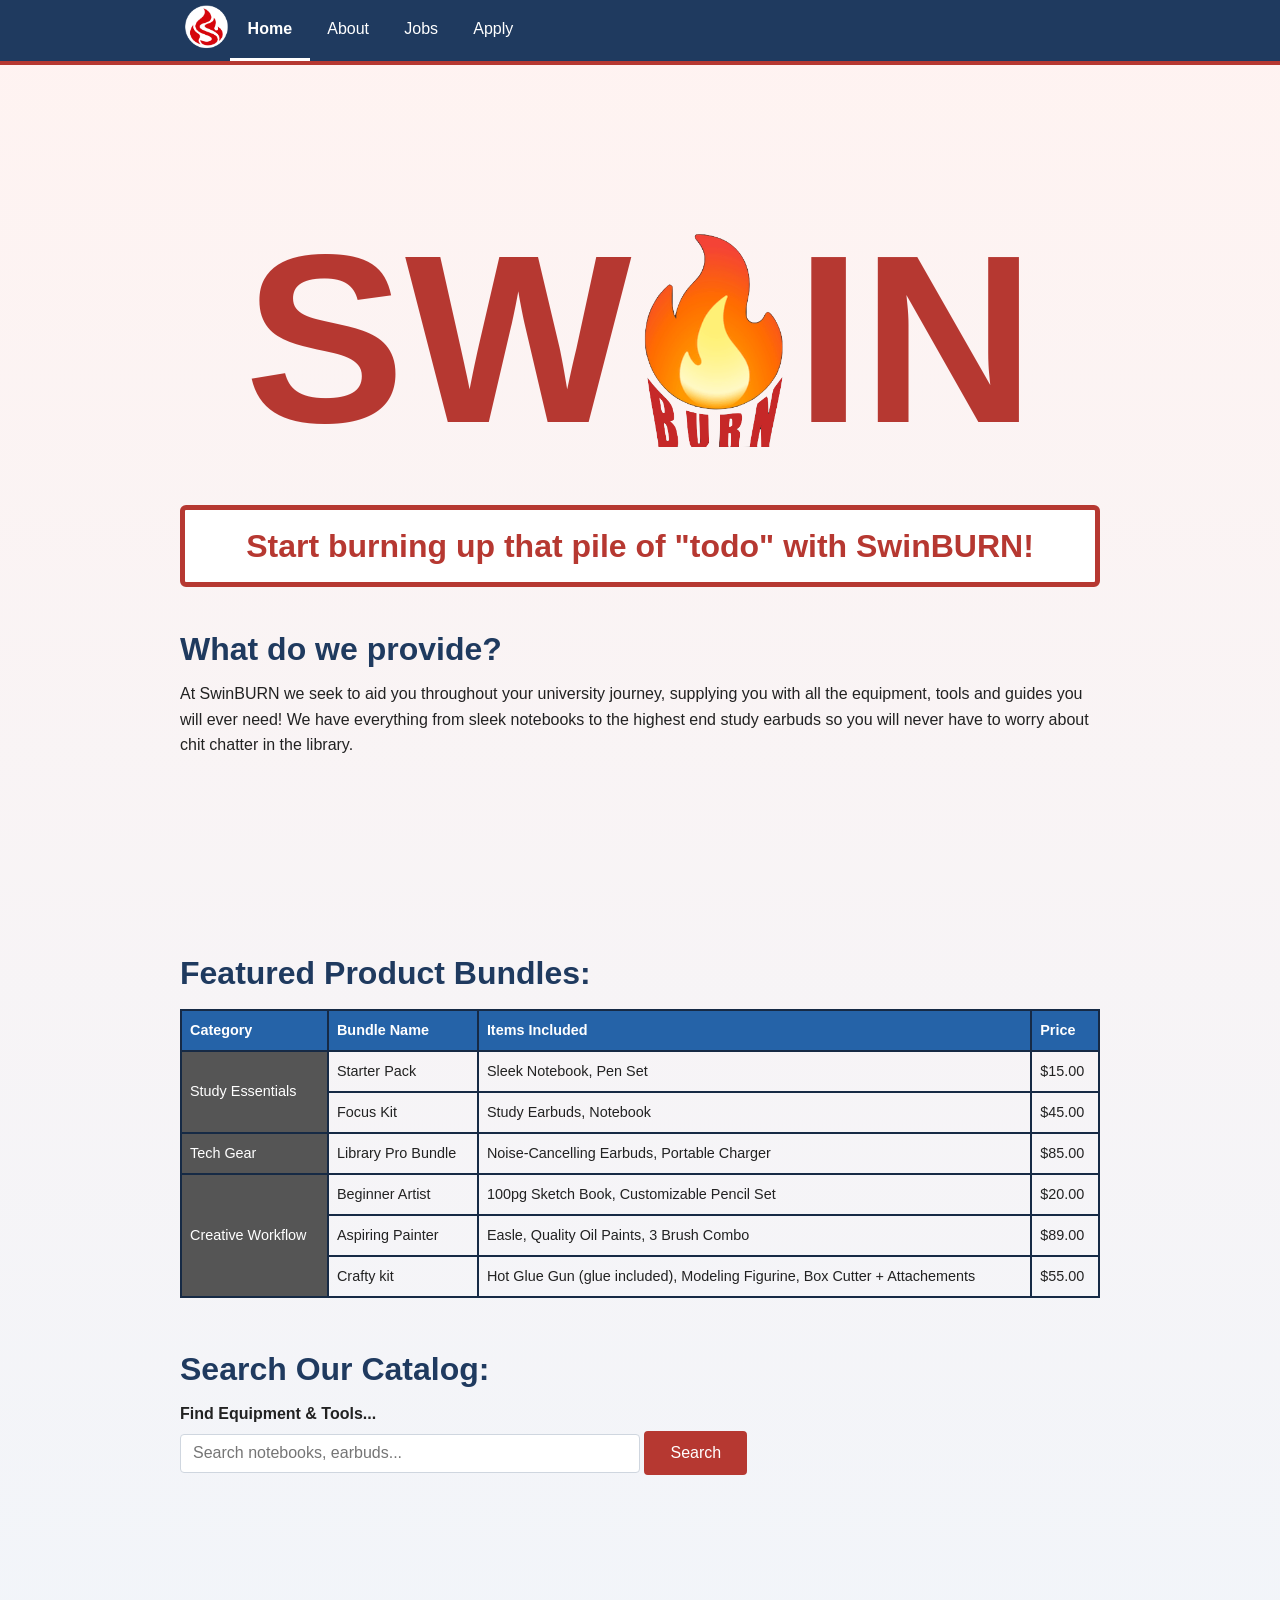
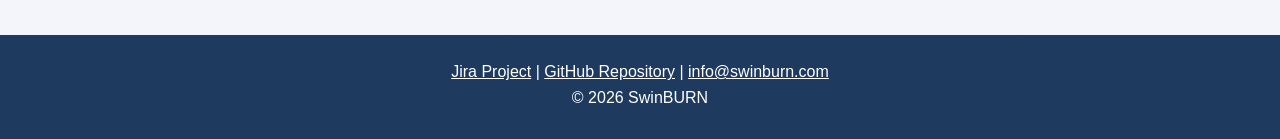
<file: index.html>
<!DOCTYPE html>
<html lang="en">
  <!-- ==========================================================================
  Author: Moritz - 106694564
  Stylesheet author: Tuan - 106908210

  Page structure:
  1. Hero text  - Company name and integrated image
  2. main       - iformation about our company and featured products
  3. footer     - Jira link, GitHub link and email link
  ========================================================================== -->
<head>
    <!-- SEO and Page Information-->
    <meta name="description" content="SwinBURN supplies university students with essential study equipment and focus tools to support their academic journey.">
    <meta name="keywords" content="SwinBURN, university tools, study essentials, earbuds, study equipment, student gear">
    <meta name="author" content="SwinBURN / Moritz">

    <!-- Browser Icon-->
    <link rel="icon" type="image/png" href="images/fire.png">

    <!-- Basic Metadata--> 
    <meta charset="UTF-8">
    <meta name="viewport" content="width=device-width, initial-scale=1.0">
    <title>Home | SwinBURN - Study Equipment & Tools</title>

    <!-- Stylesheet-->
    <link rel="stylesheet" href="styleSwin.css">
</head>
<body>
    <div class="fire-overlay">
        <img src="images/animation.gif" alt="Fire animation">
    </div>
    <!-- Cross Page Navigation Menu-->
    <header>
        <nav aria-label="Main navigation">
            <img class="logo" src="images/logo.png" alt="SwinBURNLogo">
            <a href="index.html" aria-current="page">Home</a>
            <a href="about.html">About</a>
            <a href="jobs.html">Jobs</a>
            <a href="apply.html">Apply</a>
        </nav>
    </header>

    <main>
        <br>
        <br>
        <br>
        <!-- Company Name -->
        <h1 id="heroText">SW <img src="images/burn.png" alt="flameSubtitleBURN" class="heading-image"> IN</h1>

        <!-- Slogan -->
        <h1 id="slogan">Start burning up that pile of "todo" with SwinBURN!</h1>

        <br>
        <!-- Description -->
        <div class="description">
            <h1>What do we provide?</h1>
            <p>
                At SwinBURN we seek to aid you throughout your university journey, supplying you with all the equipment, 
                tools and guides you will ever need! We have everything from sleek notebooks to the highest end study
                earbuds so you will never have to worry about chit chatter in the library.
            </p>
        </div>
        <br><br><br><br><br><br><br>
        <!-- Featured Example Products Table-->
        <h1>Featured Product Bundles:</h1>
        <table>
            <thead>
                <tr>
                    <th>Category</th>
                    <th>Bundle Name</th>
                    <th>Items Included</th>
                    <th>Price</th>
                </tr>
            </thead>
            <tbody>
                <tr>
                    <td rowspan="2" class="table-category">Study Essentials</td>
                    <td>Starter Pack</td>
                    <td>Sleek Notebook, Pen Set</td>
                    <td>$15.00</td>
                </tr>
                <tr>
                    <td>Focus Kit</td>
                    <td>Study Earbuds, Notebook</td>
                    <td>$45.00</td>
                </tr>
                <tr>
                    <td class="table-category">Tech Gear</td>
                    <td>Library Pro Bundle</td>
                    <td>Noise-Cancelling Earbuds, Portable Charger</td>
                    <td>$85.00</td>
                </tr>
                <tr>
                    <td rowspan="3" class="table-category">Creative Workflow</td>
                    <td>Beginner Artist</td>
                    <td>100pg Sketch Book, Customizable Pencil Set</td>
                    <td>$20.00</td>
                </tr>
                <tr>
                    <td>Aspiring Painter</td>
                    <td>Easle, Quality Oil Paints, 3 Brush Combo</td>
                    <td>$89.00</td>
                </tr>
                <tr>
                    <td>Crafty kit</td>
                    <td>Hot Glue Gun (glue included), Modeling Figurine, Box Cutter + Attachements</td>
                    <td>$55.00</td>
                </tr>
            </tbody>
        </table>
        <br><br>
        <!-- Search Box -->
        <form action="search.html" method="GET" target="_blank">
            <h1>Search Our Catalog:</h1>
            <label for="search-input">Find Equipment & Tools...</label>
            <input type="search" id="search-input" name="q" placeholder="Search notebooks, earbuds..." required>
            <button type="submit">Search</button>
        </form>
        <br><br><br><br><br>
    </main>
    
    <!-- Footer with links to Group Projekt-->
    <footer>
        <div>
            <a href="https://group-project-cos10026.atlassian.net/jira/software/projects/SCRUM/boards/1" target="_blank">Jira Project</a>
             |
            <a href="https://github.com/mo-dotcom-26/SwinBURN-Group-Projekt" target="_blank">GitHub Repository</a>
             | 
            <a href="mailto:info@swinburn.com">info@swinburn.com</a>
        </div>
        <p>&copy; 2026 SwinBURN</p>
    </footer>
</body>
</html>
</file>
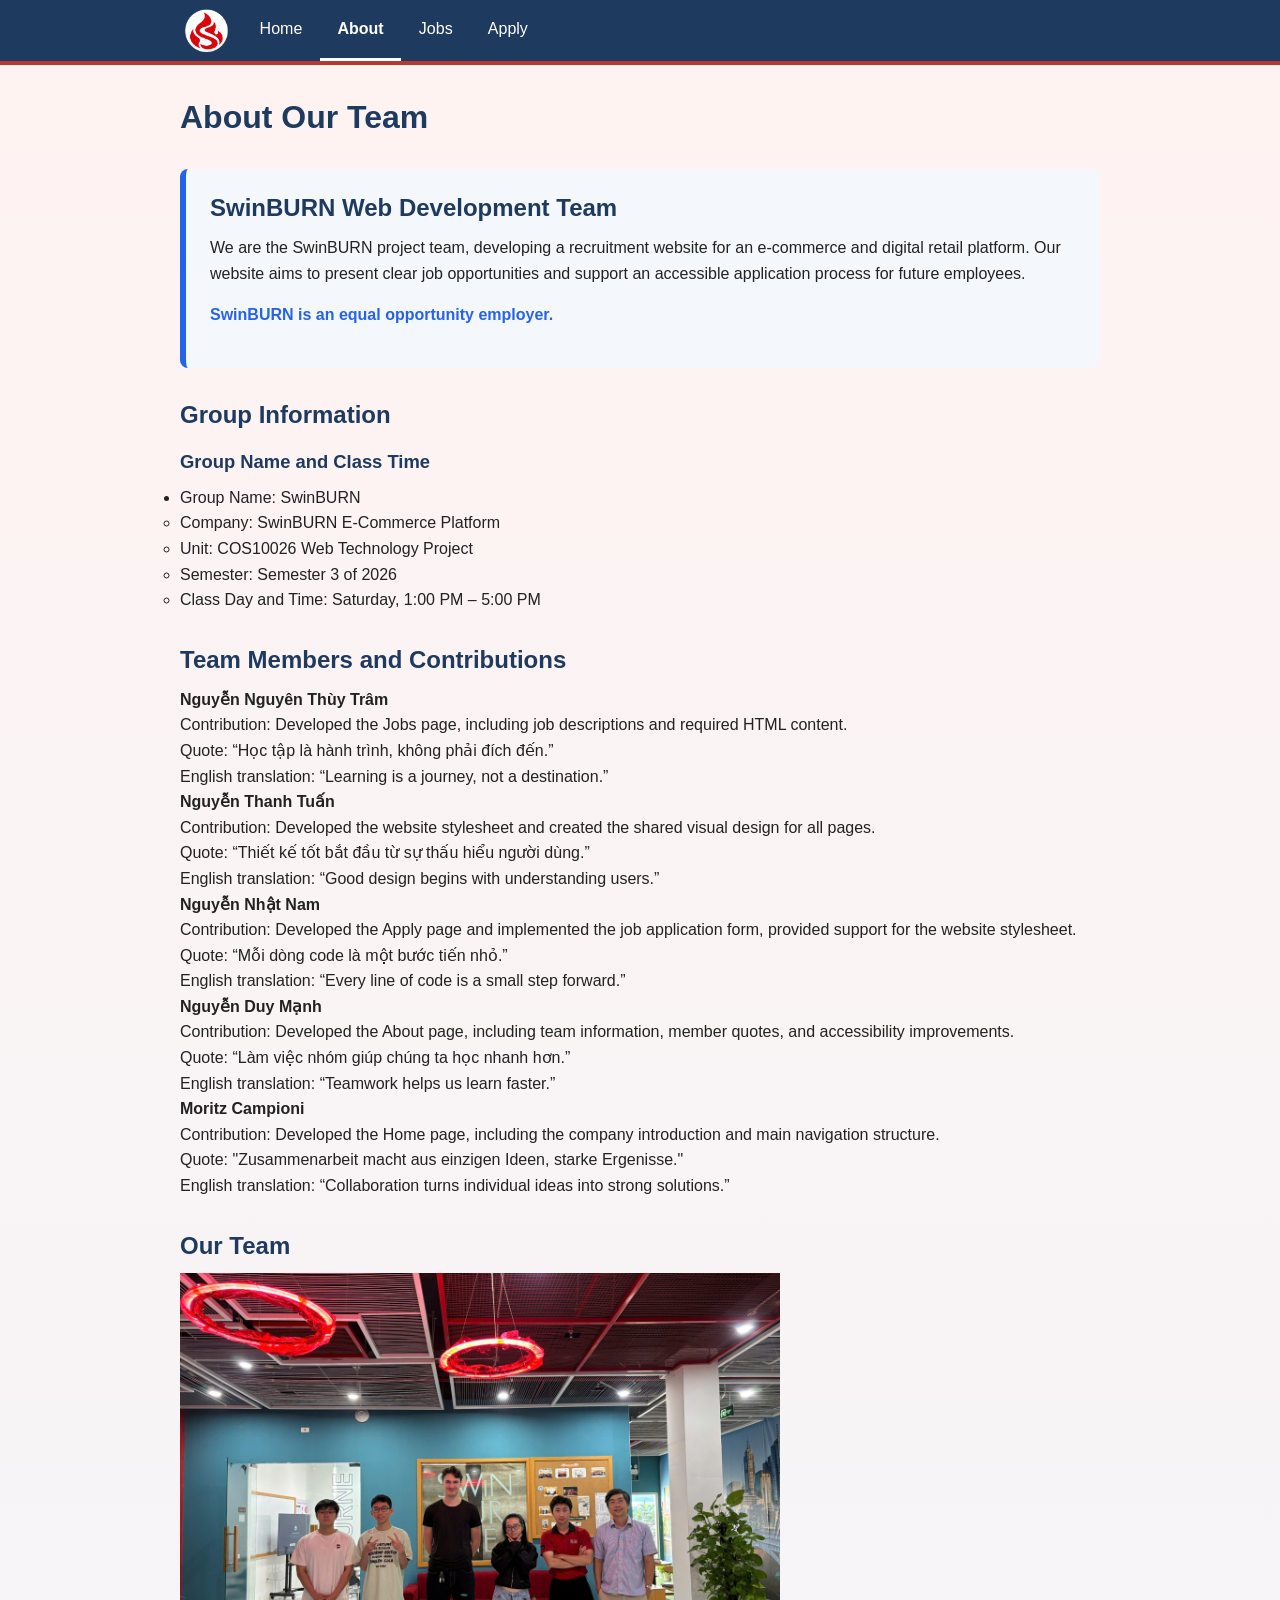
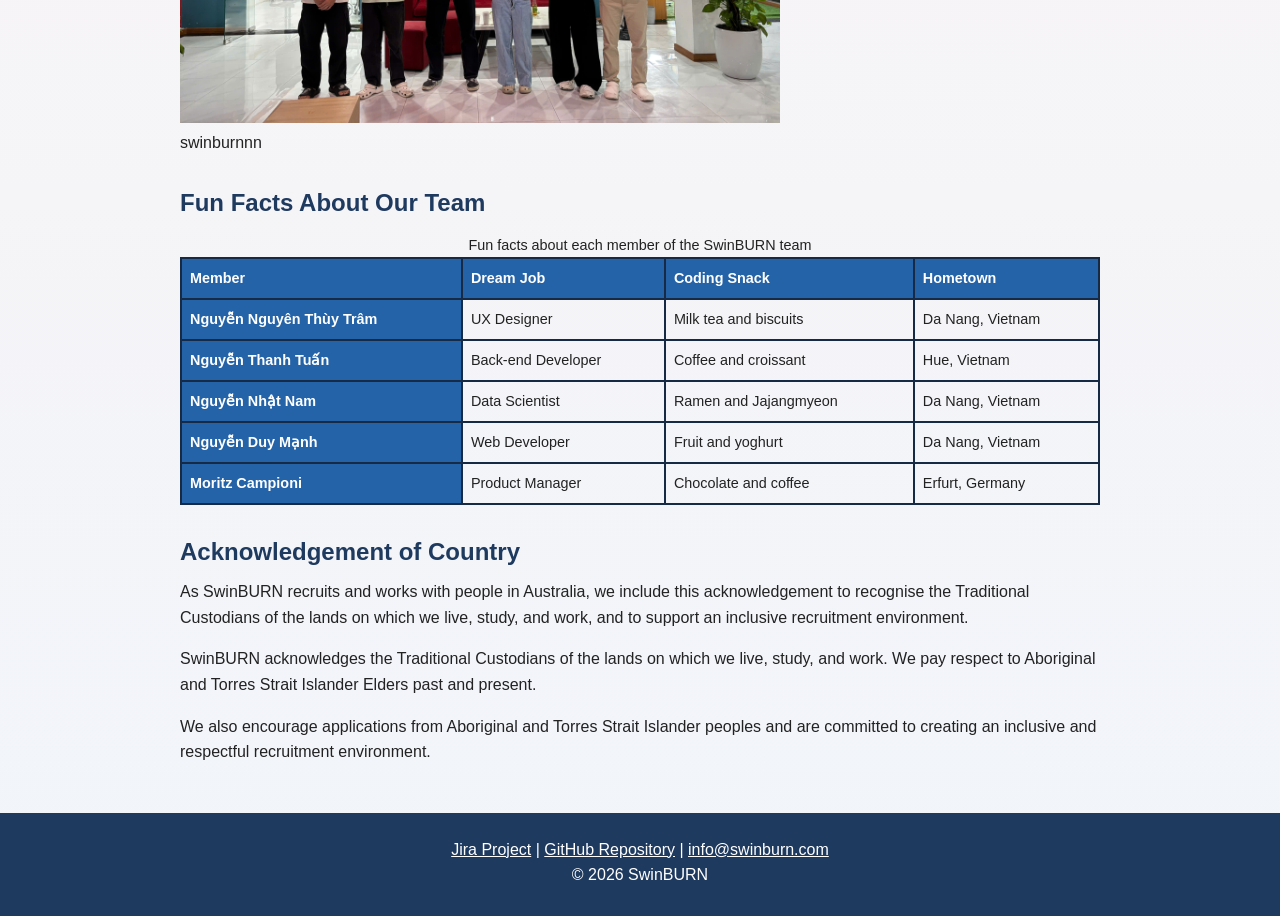
<file: about.html>
<!DOCTYPE html>
<html lang="en">
<head>
    <!-- Basic document information -->
    <meta charset="UTF-8">
    <meta name="viewport" content="width=device-width, initial-scale=1.0">
    <meta name="description" content="About the SwinBURN recruitment website project team for COS10026 Semester 3, 2026.">
    <title>About Us | SwinBURN Careers</title>

    <!-- Link to the shared Swinburne stylesheet -->
    <link rel="stylesheet" href="styleSwin.css">

    <!-- Embedded CSS example for the About page -->
    <style>
        /* Embedded CSS: styles the team introduction box */
        .team-intro {
            background-color: #f4f7fb;
            border-left: 6px solid #2563eb;
            padding: 1.5rem;
            border-radius: 8px;
        }
    </style>
</head>

<body>
    <!-- Common navigation menu shared across all pages -->
    <header>
        <nav aria-label="Main navigation">
            <a class="logo-link" href="index.html"><img class="logo" src="images/logo.png" alt="SwinBURN logo - go to the Home page"></a>
            <a href="index.html">Home</a>
            <a href="about.html" aria-current="page">About</a>
            <a href="jobs.html">Jobs</a>
            <a href="apply.html">Apply</a>
        </nav>
    </header>

    <main>
        <!-- Page heading -->
        <h1>About Our Team</h1>

        <!-- Team introduction section -->
        <section class="team-intro" aria-labelledby="team-intro-heading">
            <h2 id="team-intro-heading">SwinBURN Web Development Team</h2>
            <p>
                We are the SwinBURN project team, developing a recruitment website
                for an e-commerce and digital retail platform. Our website aims to
                present clear job opportunities and support an accessible application
                process for future employees.
            </p>

            <!-- Inline CSS example: short highlighted statement -->
            <p style="color: #2563eb; font-weight: bold;">
                SwinBURN is an equal opportunity employer.
            </p>
        </section>

        <!-- Group information section -->
        <section aria-labelledby="group-details">
            <h2 id="group-details">Group Information</h2>

            <h3>Group Name and Class Time</h3>

            <!-- Nested list: group details -->
            <ul>
                <li>
                    Group Name: SwinBURN
                    <ul>
                        <li>Company: SwinBURN E-Commerce Platform</li>
                        <li>Unit: COS10026 Web Technology Project</li>
                        <li>Semester: Semester 3 of 2026</li>
                        <li>Class Day and Time: Saturday, 1:00 PM – 5:00 PM</li>
                    </ul>
                </li>
            </ul>
        </section>

        <!-- Team members, contributions and quotes section -->
        <section aria-labelledby="member-contributions">
            <h2 id="member-contributions">Team Members and Contributions</h2>

            <!-- Definition list used for member details -->
            <dl>
                <!-- Member 1: quote in Vietnamese with English translation -->
                <dt><strong>Nguyễn Nguyên Thùy Trâm</strong></dt>
                <dd>
                    Contribution: Developed the Jobs page, including job descriptions
                    and required HTML content.
                </dd>
                <dd lang="vi">
                    Quote: “Học tập là hành trình, không phải đích đến.”
                </dd>
                <dd>
                    English translation: “Learning is a journey, not a destination.”
                </dd>

                <!-- Member 2: quote in Vietnamese with English translation -->
                <dt><strong>Nguyễn Thanh Tuấn</strong></dt>
                <dd>
                    Contribution: Developed the website stylesheet and created the
                    shared visual design for all pages.
                </dd>
                <dd lang="vi">
                    Quote: “Thiết kế tốt bắt đầu từ sự thấu hiểu người dùng.”
                </dd>
                <dd>
                    English translation: “Good design begins with understanding users.”
                </dd>

                <!-- Member 3: quote in Vietnamese with English translation -->
                <dt><strong>Nguyễn Nhật Nam</strong></dt>
                <dd>
                    Contribution: Developed the Apply page and implemented the job
                    application form, provided support for the website stylesheet.
                </dd>
                <dd lang="vi">
                    Quote: “Mỗi dòng code là một bước tiến nhỏ.”
                </dd>
                <dd>
                    English translation: “Every line of code is a small step forward.”
                </dd>

                <!-- Member 4: quote in Vietnamese with English translation -->
                <dt><strong>Nguyễn Duy Mạnh</strong></dt>
                <dd>
                    Contribution: Developed the About page, including team information,
                    member quotes, and accessibility improvements.
                </dd>
                <dd lang="vi">
                    Quote: “Làm việc nhóm giúp chúng ta học nhanh hơn.”
                </dd>
                <dd>
                    English translation: “Teamwork helps us learn faster.”
                </dd>

                <!-- Member 5: native German speaker, quote in English with translation -->
                <dt><strong>Moritz Campioni</strong></dt>
                <dd>
                    Contribution: Developed the Home page, including the company
                    introduction and main navigation structure.
                </dd>
                <dd lang="fr">
                    Quote: "Zusammenarbeit macht aus einzigen Ideen, starke Ergenisse."
                </dd>
                <dd>
                    English translation: “Collaboration turns individual ideas into strong solutions.”
                </dd>
            </dl>
        </section>

        <!-- Team photo section -->
        <section aria-labelledby="team-photo">
            <h2 id="team-photo">Our Team</h2>

            <!-- Figure and figcaption used for the group photo -->
            <figure class="team-photo">
                <img src="images/swinburn.jpg" alt="Group photo of the SwinBURN project team" width="600">
                <figcaption>swinburnnn</figcaption>
            </figure>
        </section>

        <!-- Fun facts table section -->
        <section aria-labelledby="fun-facts">
            <h2 id="fun-facts">Fun Facts About Our Team</h2>

            <!-- Table with caption and accessible table headings -->
            <table class="fun-facts-table">
                <caption>Fun facts about each member of the SwinBURN team</caption>

                <thead>
                    <tr>
                        <th scope="col">Member</th>
                        <th scope="col">Dream Job</th>
                        <th scope="col">Coding Snack</th>
                        <th scope="col">Hometown</th>
                    </tr>
                </thead>

                <tbody>
                    <tr>
                        <th scope="row">Nguyễn Nguyên Thùy Trâm</th>
                        <td>UX Designer</td>
                        <td>Milk tea and biscuits</td>
                        <td>Da Nang, Vietnam</td>
                    </tr>

                    <tr>
                        <th scope="row">Nguyễn Thanh Tuấn</th>
                        <td>Back-end Developer</td>
                        <td>Coffee and croissant</td>
                        <td>Hue, Vietnam</td>
                    </tr>

                    <tr>
                        <th scope="row">Nguyễn Nhật Nam</th>
                        <td>Data Scientist</td>
                        <td>Ramen and Jajangmyeon</td>
                        <td>Da Nang, Vietnam</td>
                    </tr>

                    <tr>
                        <th scope="row">Nguyễn Duy Mạnh</th>
                        <td>Web Developer</td>
                        <td>Fruit and yoghurt</td>
                        <td>Da Nang, Vietnam</td>
                    </tr>

                    <tr>
                        <th scope="row">Moritz Campioni</th>
                        <td>Product Manager</td>
                        <td>Chocolate and coffee</td>
                        <td>Erfurt, Germany</td>
                    </tr>
                </tbody>
            </table>
        </section>

        <!-- Acknowledgement of Country section -->
        <section aria-labelledby="acknowledgement">
            <h2 id="acknowledgement">Acknowledgement of Country</h2>

            <!-- Explanation of why this acknowledgement is included -->
            <p>
                As SwinBURN recruits and works with people in Australia, we include
                this acknowledgement to recognise the Traditional Custodians of the
                lands on which we live, study, and work, and to support an inclusive
                recruitment environment.
            </p>

            <p>
                SwinBURN acknowledges the Traditional Custodians of the lands on which
                we live, study, and work. We pay respect to Aboriginal and Torres
                Strait Islander Elders past and present.
            </p>

            <p>
                We also encourage applications from Aboriginal and Torres Strait
                Islander peoples and are committed to creating an inclusive and
                respectful recruitment environment.
            </p>
        </section>
    </main>

    <!-- Common footer used across the website -->
    <footer>
        <div>
            <a href="https://group-project-cos10026.atlassian.net/jira/software/projects/SCRUM/boards/1?filter=&groupBy=none" target="_blank">Jira Project</a>
             |
            <a href="https://github.com/mo-dotcom-26/SwinBURN-Group-Projekt" target="_blank">GitHub Repository</a>
             |
            <a href="mailto:info@swinburn.com">info@swinburn.com</a>
        </div>
        <p>&copy; 2026 SwinBURN</p>
    </footer>
</body>
</html>
</file>
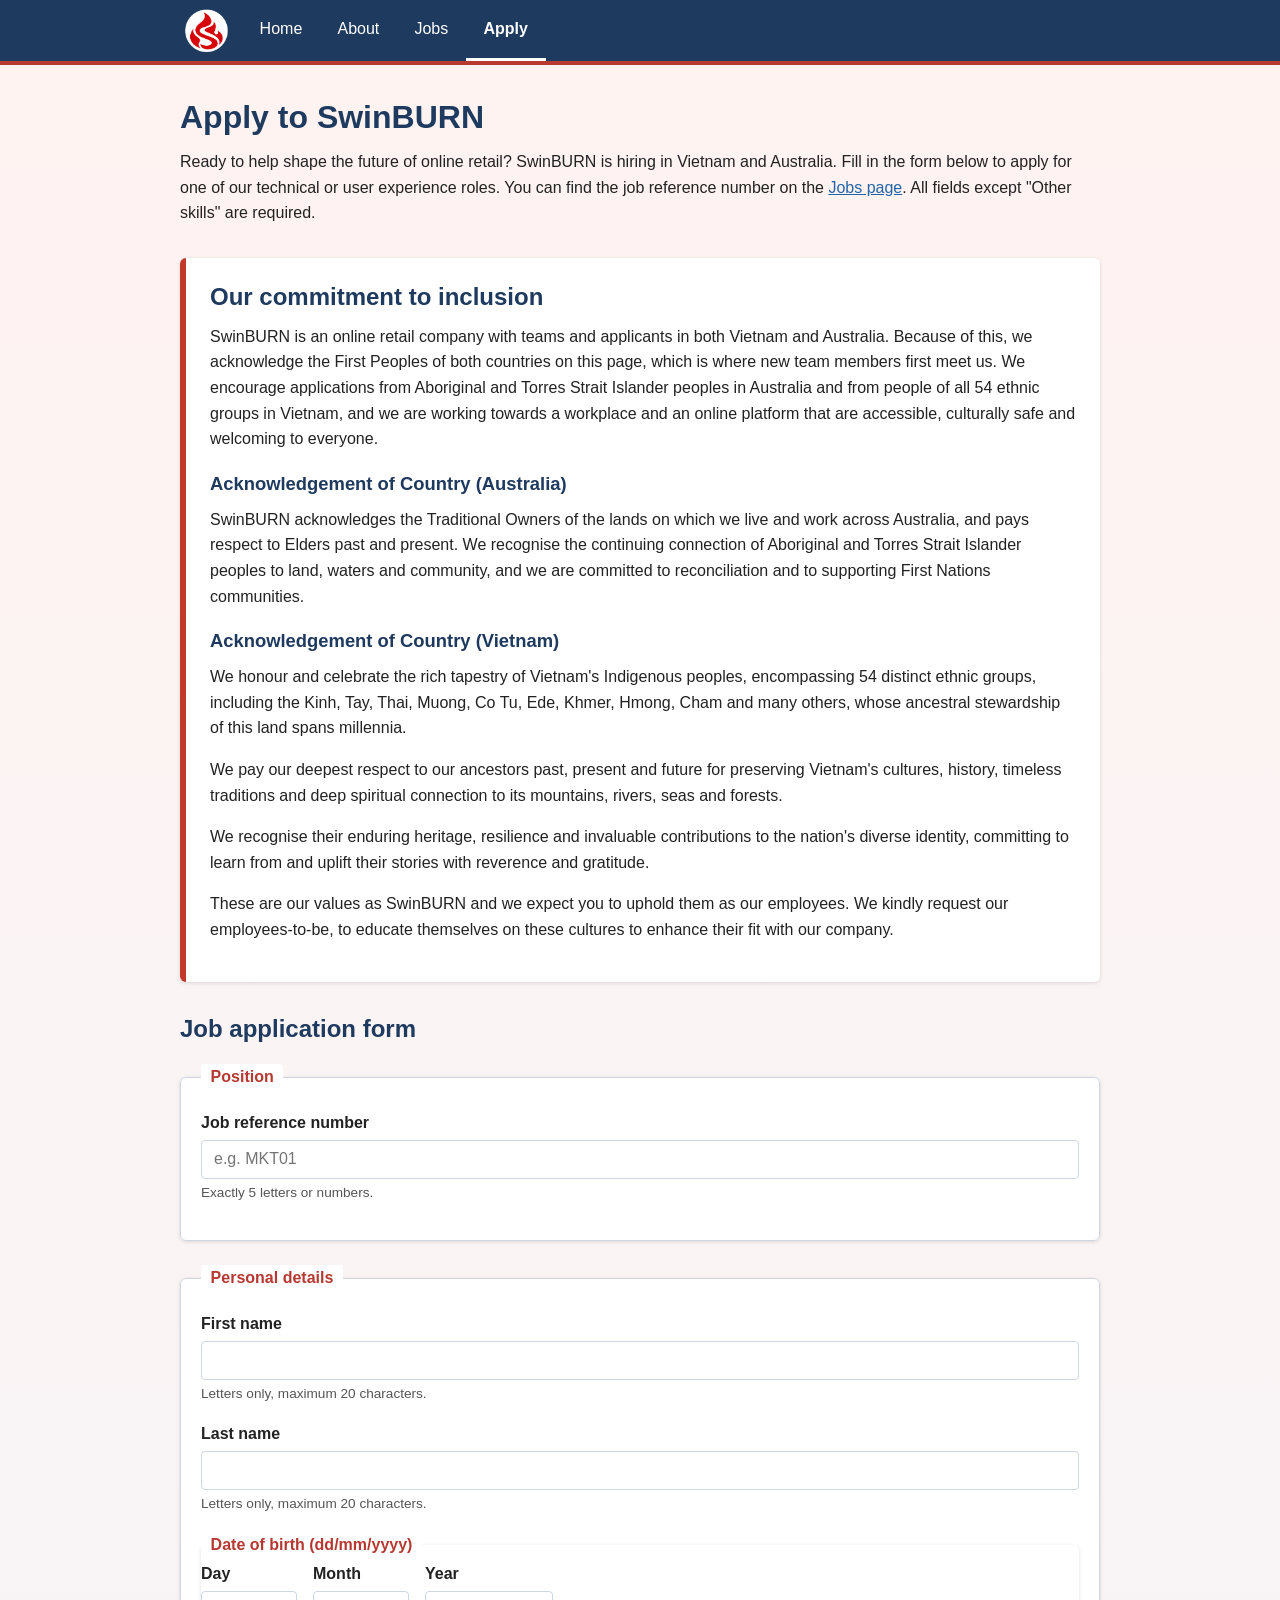
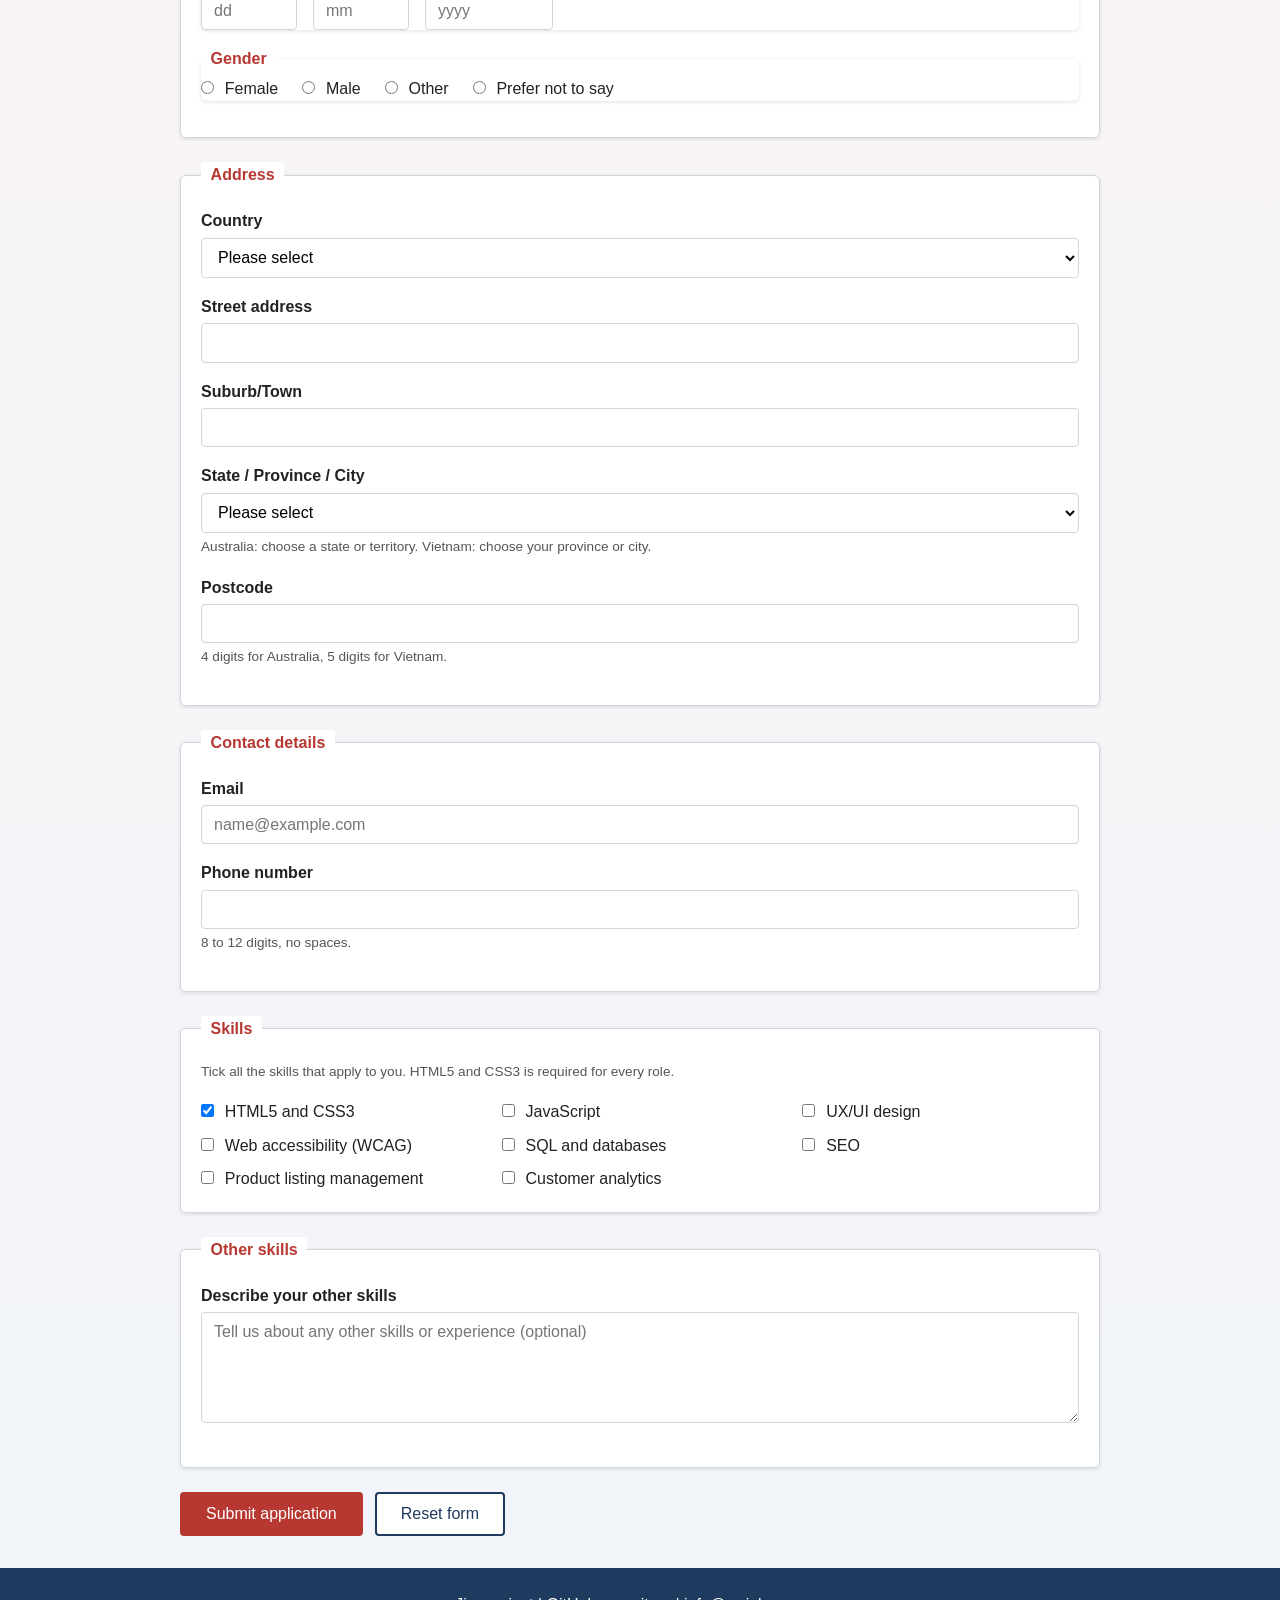
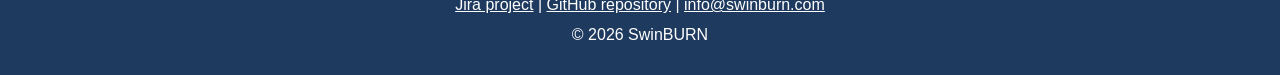
<file: apply.html>
<!doctype html>
<!--
  ==========================================================================
  Author: Nhat Nam
  Student ID: 106214409

  Page structure:
  1. header   - shared navigation menu
  2. main     - intro text, inclusion section, application form
  3. footer   - Jira link, GitHub link and email link

  Styling: shared styles come from style.css. This page only has one small
  embedded style block and one inline style.
  ==========================================================================
-->
<html lang="en">
  <head>
    <meta charset="UTF-8" />
    <meta name="viewport" content="width=device-width, initial-scale=1.0" />
    <!-- Short summary of the page, shown by search engines -->
    <meta
      name="description"
      content="Apply for a technical or user experience role at SwinBURN, an online retail platform hiring in Australia and Vietnam."
    />
    <meta name="author" content="Nhat Nam" />
    <title>Apply | SwinBURN</title>
    <!-- Shared stylesheet used by every page of the site -->
    <link rel="stylesheet" href="styleSwin.css" />

    <!-- Embedded CSS example (page-specific, kept short on purpose) -->
    <!-- Embedded CSS: styles the small grey help text (hints) under form fields -->
    <style>
      .form-hint {
        font-size: 0.85rem;
        color: #555555;
      }

      /* Date of birth: day, month and year boxes sit side by side (Flexbox) */
      .dob-fields {
        display: flex;
        flex-wrap: wrap;
        gap: 0.75rem 1rem;
      }

      /* Day and month boxes are short, the year box a bit wider */
      .dob-item {
        flex: 0 1 6rem;
      }

      .dob-item:last-child {
        flex-basis: 8rem;
      }

      /* Number boxes use the same look as the other text boxes */
      .dob-item input[type="number"] {
        width: 100%;
        padding: 0.6rem 0.75rem;
        font-family: inherit;
        font-size: 1rem;
        border: 1px solid var(--border);
        border-radius: 4px;
        background-color: var(--white);
      }
    </style>
  </head>
  <body>
    <!--
        Some parts of this code were generated or adapted using Claude (Anthropic, Claude Sonnet 5.5, October 2026).
        All code was reviewed, tested and adjusted by the author (Nhat Nam) before submission.
    -->

    <!-- ===== HEADER: common navigation menu, same on every page ===== -->
    <header>
      <!-- aria-label tells screen readers what this navigation is for -->
      <nav aria-label="Main navigation">
        <a class="logo-link" href="index.html"><img class="logo" src="images/logo.png" alt="SwinBURN logo - go to the Home page"></a>
        <a href="index.html">Home</a>
        <a href="about.html">About</a>
        <a href="jobs.html">Jobs</a>
        <!-- aria-current="page" marks the page the visitor is on; style.css highlights it -->
        <a href="apply.html" aria-current="page">Apply</a>
      </nav>
    </header>

    <!-- ===== MAIN: the unique content of this page ===== -->
    <main>
      <h1>Apply to SwinBURN</h1>
      <!-- Intro text: explains who can apply and links to the Jobs page for the reference number -->
      <p>
        Ready to help shape the future of online retail? SwinBURN is hiring in
        Vietnam and Australia. Fill in the form below to apply for one of our
        technical or user experience roles. You can find the job reference
        number on the <a href="jobs.html">Jobs page</a>. All fields except
        "Other skills" are required.
      </p>

      <!-- Inline CSS example: border colour set directly on this element -->
      <!--
        INCLUSION SECTION 
        Explains why we include the acknowledgements: we hire in both Australia
        and Vietnam, so we acknowledge the First Peoples of both countries.
      -->
      <section
        class="inclusion-note"
        aria-labelledby="inclusion-heading"
        style="border-left: 6px solid #c0392b"
      >
        <h2 id="inclusion-heading">Our commitment to inclusion</h2>
        <!-- Why this section exists and who we encourage to apply -->
        <p>
          SwinBURN is an online retail company with teams and applicants in both
          Vietnam and Australia. Because of this, we acknowledge the First
          Peoples of both countries on this page, which is where new team
          members first meet us. We encourage applications from Aboriginal and
          Torres Strait Islander peoples in Australia and from people of all 54
          ethnic groups in Vietnam, and we are working towards a workplace and
          an online platform that are accessible, culturally safe and welcoming
          to everyone.
        </p>

        <h3>Acknowledgement of Country (Australia)</h3>
        <p>
          SwinBURN acknowledges the Traditional Owners of the lands on which we
          live and work across Australia, and pays respect to Elders past and
          present. We recognise the continuing connection of Aboriginal and
          Torres Strait Islander peoples to land, waters and community, and we
          are committed to reconciliation and to supporting First Nations
          communities.
        </p>

        <h3>Acknowledgement of Country (Vietnam)</h3>
        <p>
          We honour and celebrate the rich tapestry of Vietnam's Indigenous
          peoples, encompassing 54 distinct ethnic groups, including the Kinh,
          Tay, Thai, Muong, Co Tu, Ede, Khmer, Hmong, Cham and many others,
          whose ancestral stewardship of this land spans millennia.
        </p>
        <p>
          We pay our deepest respect to our ancestors past, present and future
          for preserving Vietnam's cultures, history, timeless traditions and
          deep spiritual connection to its mountains, rivers, seas and forests.
        </p>
        <p>
          We recognise their enduring heritage, resilience and invaluable
          contributions to the nation's diverse identity, committing to learn
          from and uplift their stories with reverence and gratitude.
        </p>
        <!-- What we expect from future employees -->
        <p>
          These are our values as SwinBURN and we expect you to uphold them as
          our employees. We kindly request our employees-to-be, to educate
          themselves on these cultures to enhance their fit with our company.
        </p>
      </section>

      <!-- ===== APPLICATION FORM SECTION ===== -->
      <section aria-labelledby="form-heading">
        <h2 id="form-heading">Job application form</h2>

        <form
          id="apply-form"
          action="https://mercury.swin.edu.au/it000000/formtest.php"
          method="post"
        >
          <!-- GROUP 1: Position - which job the candidate is applying for -->
          <fieldset class="form-section">
            <legend>Position</legend>
            <div class="form-row">
              <label for="jobref">Job reference number</label>
              <!--
                Job reference number: exactly 5 letters or numbers.
                pattern="[A-Za-z0-9]{5}" = 5 characters from A-Z, a-z or 0-9
                minlength/maxlength 5 also stop typing past 5 characters.
                title is the message shown when the pattern does not match.
                aria-describedby links the input to the hint text below it.
              -->
              <input
                type="text"
                id="jobref"
                name="jobref"
                pattern="[A-Za-z0-9]{5}"
                maxlength="5"
                minlength="5"
                placeholder="e.g. MKT01"
                aria-describedby="jobref-hint"
                title="Exactly 5 letters or numbers"
                required
              />
              <span id="jobref-hint" class="form-hint"
                >Exactly 5 letters or numbers.</span
              >
            </div>
          </fieldset>

          <!-- GROUP 2: Personal details - name, date of birth and gender -->
          <fieldset class="form-section">
            <legend>Personal details</legend>

            <!-- \p{L} matches any letter, so Vietnamese names with accents (e.g. Nguyễn) are accepted -->
            <!--
              First name: letters only, maximum 20 characters.
              The pattern [\p{L} ]{1,20} allows any letter (including accented
              ones) and spaces, so names like "Nhật Nam" are accepted.
              autocomplete="given-name" lets the browser autofill this field.
            -->
            <div class="form-row">
              <label for="firstname">First name</label>
              <input
                type="text"
                id="firstname"
                name="firstname"
                pattern="[\p{L} ]{1,20}"
                maxlength="20"
                autocomplete="given-name"
                aria-describedby="firstname-hint"
                title="Letters only, maximum 20 characters"
                required
              />
              <span id="firstname-hint" class="form-hint"
                >Letters only, maximum 20 characters.</span
              >
            </div>

            <!-- Last name: same rules as first name (letters only, max 20) -->
            <div class="form-row">
              <label for="lastname">Last name</label>
              <input
                type="text"
                id="lastname"
                name="lastname"
                pattern="[\p{L} ]{1,20}"
                maxlength="20"
                autocomplete="family-name"
                aria-describedby="lastname-hint"
                title="Letters only, maximum 20 characters"
                required
              />
              <span id="lastname-hint" class="form-hint"
                >Letters only, maximum 20 characters.</span
              >
            </div>

            <!--
              Date of birth in the order dd/mm/yyyy.
              The date is typed as numbers in three separate boxes (day, month,
              year), so the visitor never has to type the "/" characters and the
              order is the same on every browser (type="date" changes its order
              depending on the browser language).
              Each box is type="number" with min and max, so the browser checks
              the ranges: day 1-31, month 1-12, year 1900-2026.
              The three boxes are grouped in a fieldset with a legend, like the
              Gender group below. The layout (.dob-fields) is in the embedded CSS.
            -->
            <fieldset class="form-row radio-group">
              <legend>Date of birth (dd/mm/yyyy)</legend>
              <div class="dob-fields">
                <div class="dob-item">
                  <label for="dob-day">Day</label>
                  <input
                    type="number"
                    id="dob-day"
                    name="dob_day"
                    min="1"
                    max="31"
                    placeholder="dd"
                    inputmode="numeric"
                    autocomplete="bday-day"
                    title="Day: a number from 1 to 31"
                    required
                  />
                </div>
                <div class="dob-item">
                  <label for="dob-month">Month</label>
                  <input
                    type="number"
                    id="dob-month"
                    name="dob_month"
                    min="1"
                    max="12"
                    placeholder="mm"
                    inputmode="numeric"
                    autocomplete="bday-month"
                    title="Month: a number from 1 to 12"
                    required
                  />
                </div>
                <div class="dob-item">
                  <label for="dob-year">Year</label>
                  <input
                    type="number"
                    id="dob-year"
                    name="dob_year"
                    min="1900"
                    max="2026"
                    placeholder="yyyy"
                    inputmode="numeric"
                    autocomplete="bday-year"
                    title="Year: a four-digit number, for example 2003"
                    required
                  />
                </div>
              </div>
            </fieldset>

            <!--
              Gender: radio buttons grouped in a fieldset with a legend
              (required by the brief). All radios share name="gender", so only
              one can be picked. "required" on the first radio makes the whole
              group required.
            -->
            <fieldset class="form-row radio-group">
              <legend>Gender</legend>
              <div class="radio-options">
                <label for="gender-female">
                  <input
                    type="radio"
                    id="gender-female"
                    name="gender"
                    value="female"
                    required
                  />
                  Female
                </label>
                <label for="gender-male">
                  <input
                    type="radio"
                    id="gender-male"
                    name="gender"
                    value="male"
                  />
                  Male
                </label>
                <label for="gender-other">
                  <input
                    type="radio"
                    id="gender-other"
                    name="gender"
                    value="other"
                  />
                  Other
                </label>
                <label for="gender-nosay">
                  <input
                    type="radio"
                    id="gender-nosay"
                    name="gender"
                    value="prefer-not-to-say"
                  />
                  Prefer not to say
                </label>
              </div>
            </fieldset>
          </fieldset>

          <!--
            GROUP 3: Address
            Our applicants can live in Vietnam or Australia, so this section
            has a country choice, one combined "State / Province / City"
            dropdown and a postcode field that accepts 4 or 5 digits.
          -->
          <fieldset class="form-section">
            <legend>Address</legend>

            <!-- Country: Vietnam or Australia -->
            <div class="form-row">
              <label for="country">Country</label>
              <select
                id="country"
                name="country"
                autocomplete="country-name"
                required
              >
                <!-- Empty value means nothing chosen yet, so "required" blocks submitting -->
                <option value="">Please select</option>
                <option value="Vietnam">Vietnam</option>
                <option value="Australia">Australia</option>
              </select>
            </div>

            <!-- Street address: maximum 40 characters (title shows a tooltip on hover) -->
            <div class="form-row">
              <label for="street">Street address</label>
              <input
                type="text"
                id="street"
                name="street"
                maxlength="40"
                autocomplete="address-line1"
                title="Maximum 40 characters"
                required
              />
            </div>

            <!-- Suburb/Town: maximum 40 characters -->
            <div class="form-row">
              <label for="suburb">Suburb/Town</label>
              <input
                type="text"
                id="suburb"
                name="suburb"
                maxlength="40"
                autocomplete="address-level2"
                title="Maximum 40 characters"
                required
              />
            </div>

            <!--
              State / Province / City dropdown.
              One dropdown for both countries, split into groups with optgroup:
              - Australia: the 8 states and territories required by the brief
              - Vietnam: 6 centrally governed cities and 28 provinces
              Without JavaScript the list cannot change depending on the
              country, so all options are shown and the hint text explains
              which group to use.
            -->
            <div class="form-row">
              <label for="state">State / Province / City</label>
              <select
                id="state"
                name="state"
                aria-describedby="state-hint"
                required
              >
                <option value="">Please select</option>

                <!-- Australian states and territories -->
                <optgroup label="Australia (state or territory)">
                  <option value="VIC">VIC</option>
                  <option value="NSW">NSW</option>
                  <option value="QLD">QLD</option>
                  <option value="NT">NT</option>
                  <option value="WA">WA</option>
                  <option value="SA">SA</option>
                  <option value="TAS">TAS</option>
                  <option value="ACT">ACT</option>
                </optgroup>

                <!-- Vietnam: centrally governed cities -->
                <optgroup label="Vietnam (centrally governed cities)">
                  <option value="Ha Noi">Ha Noi</option>
                  <option value="TP Ho Chi Minh">TP Ho Chi Minh</option>
                  <option value="Hai Phong">Hai Phong</option>
                  <option value="Da Nang">Da Nang</option>
                  <option value="Hue">Hue</option>
                  <option value="Can Tho">Can Tho</option>
                </optgroup>

                <!-- Vietnam: provinces (listed in alphabetical order) -->
                <optgroup label="Vietnam (provinces)">
                  <option value="An Giang">An Giang</option>
                  <option value="Bac Ninh">Bac Ninh</option>
                  <option value="Ca Mau">Ca Mau</option>
                  <option value="Cao Bang">Cao Bang</option>
                  <option value="Dak Lak">Dak Lak</option>
                  <option value="Dien Bien">Dien Bien</option>
                  <option value="Dong Nai">Dong Nai</option>
                  <option value="Dong Thap">Dong Thap</option>
                  <option value="Gia Lai">Gia Lai</option>
                  <option value="Ha Tinh">Ha Tinh</option>
                  <option value="Hung Yen">Hung Yen</option>
                  <option value="Khanh Hoa">Khanh Hoa</option>
                  <option value="Lai Chau">Lai Chau</option>
                  <option value="Lam Dong">Lam Dong</option>
                  <option value="Lang Son">Lang Son</option>
                  <option value="Lao Cai">Lao Cai</option>
                  <option value="Nghe An">Nghe An</option>
                  <option value="Ninh Binh">Ninh Binh</option>
                  <option value="Phu Tho">Phu Tho</option>
                  <option value="Quang Ngai">Quang Ngai</option>
                  <option value="Quang Ninh">Quang Ninh</option>
                  <option value="Quang Tri">Quang Tri</option>
                  <option value="Son La">Son La</option>
                  <option value="Tay Ninh">Tay Ninh</option>
                  <option value="Thai Nguyen">Thai Nguyen</option>
                  <option value="Thanh Hoa">Thanh Hoa</option>
                  <option value="Tuyen Quang">Tuyen Quang</option>
                  <option value="Vinh Long">Vinh Long</option>
                </optgroup>
              </select>
              <span id="state-hint" class="form-hint"
                >Australia: choose a state or territory. Vietnam: choose your
                province or city.</span
              >
            </div>

            <!--
              Postcode: digits only, 4 digits for Australia or 5 digits for Vietnam.
              pattern="[0-9]{4,5}" accepts 4 or 5 digits.
              inputmode="numeric" shows the number keypad on phones.
              Checking that the length matches the chosen country would need
              JavaScript, so it is explained in the hint text instead.
            -->
            <div class="form-row">
              <label for="postcode">Postcode</label>
              <input
                type="text"
                id="postcode"
                name="postcode"
                pattern="[0-9]{4,5}"
                minlength="4"
                maxlength="5"
                inputmode="numeric"
                autocomplete="postal-code"
                aria-describedby="postcode-hint"
                title="4 digits for Australia, 5 digits for Vietnam"
                required
              />
              <span id="postcode-hint" class="form-hint"
                >4 digits for Australia, 5 digits for Vietnam.</span
              >
            </div>
          </fieldset>

          <!-- GROUP 4: Contact details - email and phone number -->
          <fieldset class="form-section">
            <legend>Contact details</legend>

            <!-- Email: type="email" makes the browser check for a valid email format -->
            <div class="form-row">
              <label for="email">Email</label>
              <input
                type="email"
                id="email"
                name="email"
                placeholder="name@example.com"
                autocomplete="email"
                title="Enter a valid email address"
                required
              />
            </div>

            <!--
              Phone number: 8 to 12 digits, no spaces or symbols.
              type="tel" shows a phone keypad on mobile devices.
              pattern="[0-9]{8,12}" = between 8 and 12 digits.
            -->
            <div class="form-row">
              <label for="phone">Phone number</label>
              <input
                type="tel"
                id="phone"
                name="phone"
                pattern="[0-9]{8,12}"
                minlength="8"
                maxlength="12"
                inputmode="numeric"
                autocomplete="tel"
                aria-describedby="phone-hint"
                title="8 to 12 digits, no spaces"
                required
              />
              <span id="phone-hint" class="form-hint"
                >8 to 12 digits, no spaces.</span
              >
            </div>
          </fieldset>

          <!--
            GROUP 5: Skills (checkboxes)
            All checkboxes use name="skills[]" so the server receives the
            ticked skills as a list. HTML alone cannot force "at least one
            ticked" without JavaScript, so the first checkbox (HTML5 and CSS3)
            is ticked by default and required, as it is needed for every role.
            The layout of the checkboxes (.checkbox-options, a CSS Grid) is
            in style.css.
          -->
          <fieldset class="form-section">
            <legend>Skills</legend>
            <p class="form-hint">
              Tick all the skills that apply to you. HTML5 and CSS3 is required
              for every role.
            </p>

            <div class="checkbox-options">
              <label for="skill-html">
                <input
                  type="checkbox"
                  id="skill-html"
                  name="skills[]"
                  value="html-css"
                  checked
                  required
                />
                HTML5 and CSS3
              </label>
              <label for="skill-js">
                <input
                  type="checkbox"
                  id="skill-js"
                  name="skills[]"
                  value="javascript"
                />
                JavaScript
              </label>
              <label for="skill-ux">
                <input
                  type="checkbox"
                  id="skill-ux"
                  name="skills[]"
                  value="ux-ui-design"
                />
                UX/UI design
              </label>
              <label for="skill-a11y">
                <input
                  type="checkbox"
                  id="skill-a11y"
                  name="skills[]"
                  value="accessibility"
                />
                Web accessibility (WCAG)
              </label>
              <label for="skill-sql">
                <input
                  type="checkbox"
                  id="skill-sql"
                  name="skills[]"
                  value="sql"
                />
                SQL and databases
              </label>
              <label for="skill-seo">
                <input
                  type="checkbox"
                  id="skill-seo"
                  name="skills[]"
                  value="seo"
                />
                SEO
              </label>
              <label for="skill-catalogue">
                <input
                  type="checkbox"
                  id="skill-catalogue"
                  name="skills[]"
                  value="product-listings"
                />
                Product listing management
              </label>
              <label for="skill-analytics">
                <input
                  type="checkbox"
                  id="skill-analytics"
                  name="skills[]"
                  value="analytics"
                />
                Customer analytics
              </label>
            </div>
          </fieldset>

          <!--
            Other skills: the only optional field (a textarea, so no "required").
            It sits in its own fieldset with a legend so its heading looks the
            same as the other groups (Skills, Contact details, and so on).
          -->
          <fieldset class="form-section">
            <legend>Other skills</legend>
            <div class="form-row">
              <label for="otherskills">Describe your other skills</label>
              <textarea
                id="otherskills"
                name="otherskills"
                rows="5"
                placeholder="Tell us about any other skills or experience (optional)"
              ></textarea>
            </div>
          </fieldset>

          <!-- Buttons: submit sends the form, reset clears every field -->
          <div class="form-buttons">
            <button type="submit">Submit application</button>
            <button type="reset">Reset form</button>
          </div>
        </form>
      </section>
    </main>

    <!-- ===== FOOTER: Jira link, GitHub link and email (same on every page) ===== -->
    <footer>
      <p>
        <a
          href="https://group-project-cos10026.atlassian.net/jira/software/projects/SCRUM/boards/1"
          >Jira project</a
        >
        |
        <a href="https://github.com/mo-dotcom-26/SwinBURN-Group-Projekt"
          >GitHub repository</a
        >
        |
        <!-- mailto: opens the visitor's email app. The address is a placeholder for now -->
        <a href="mailto:info@swinburn.com">info@swinburn.com</a>
      </p>
      <p>&copy; 2026 SwinBURN</p>
    </footer>
  </body>
</html>
</file>
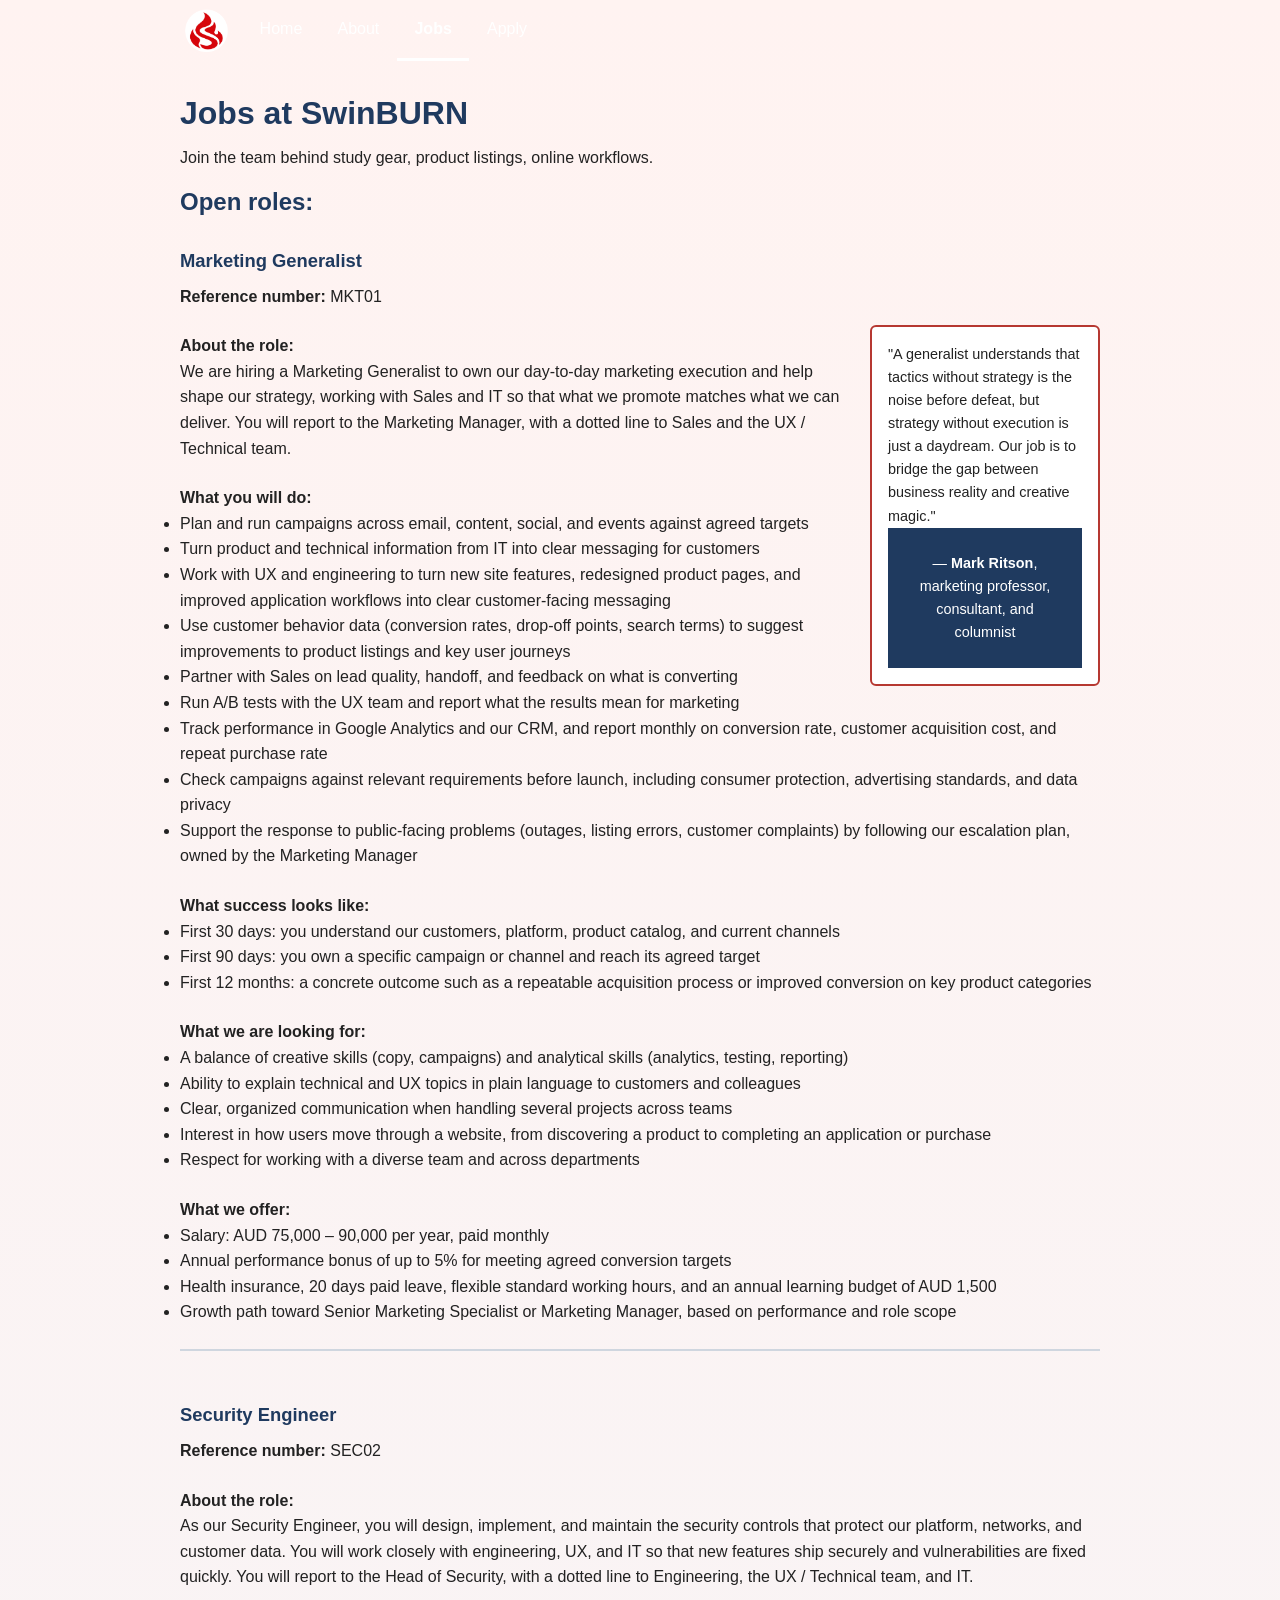
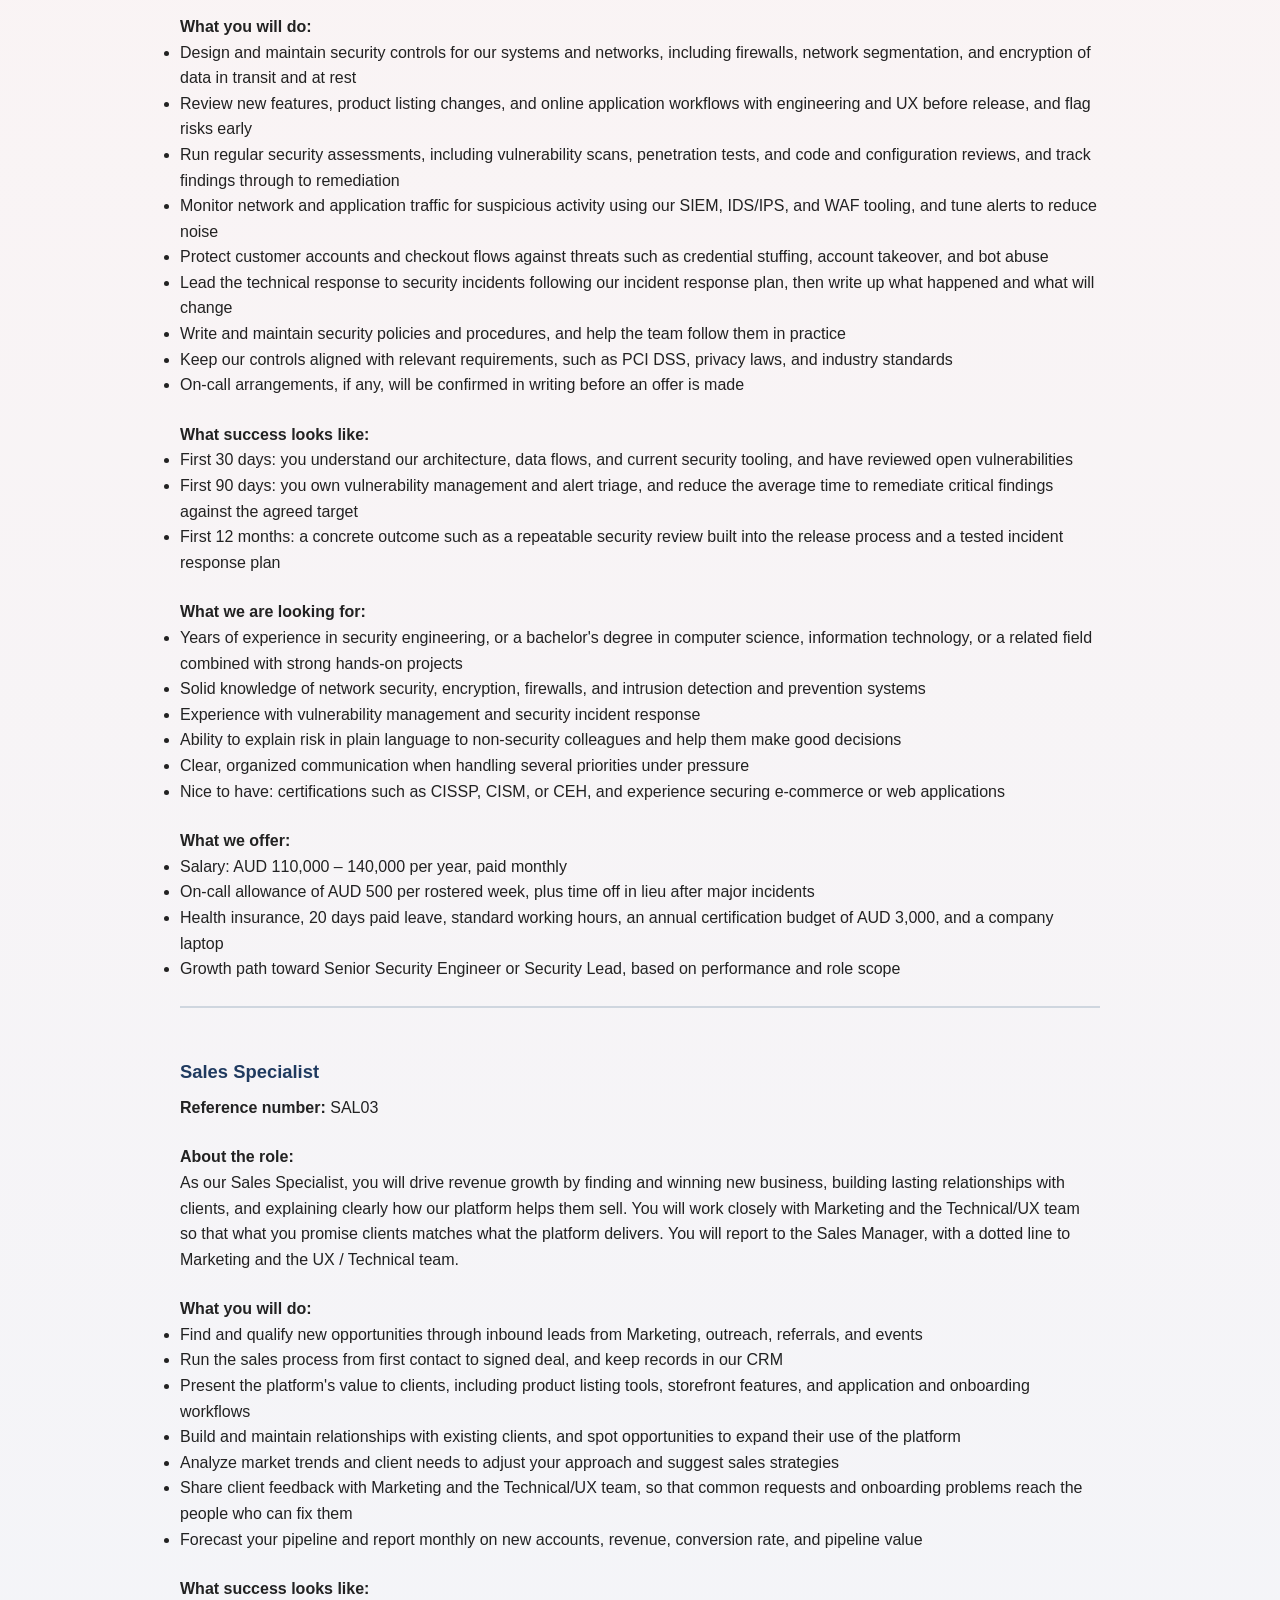
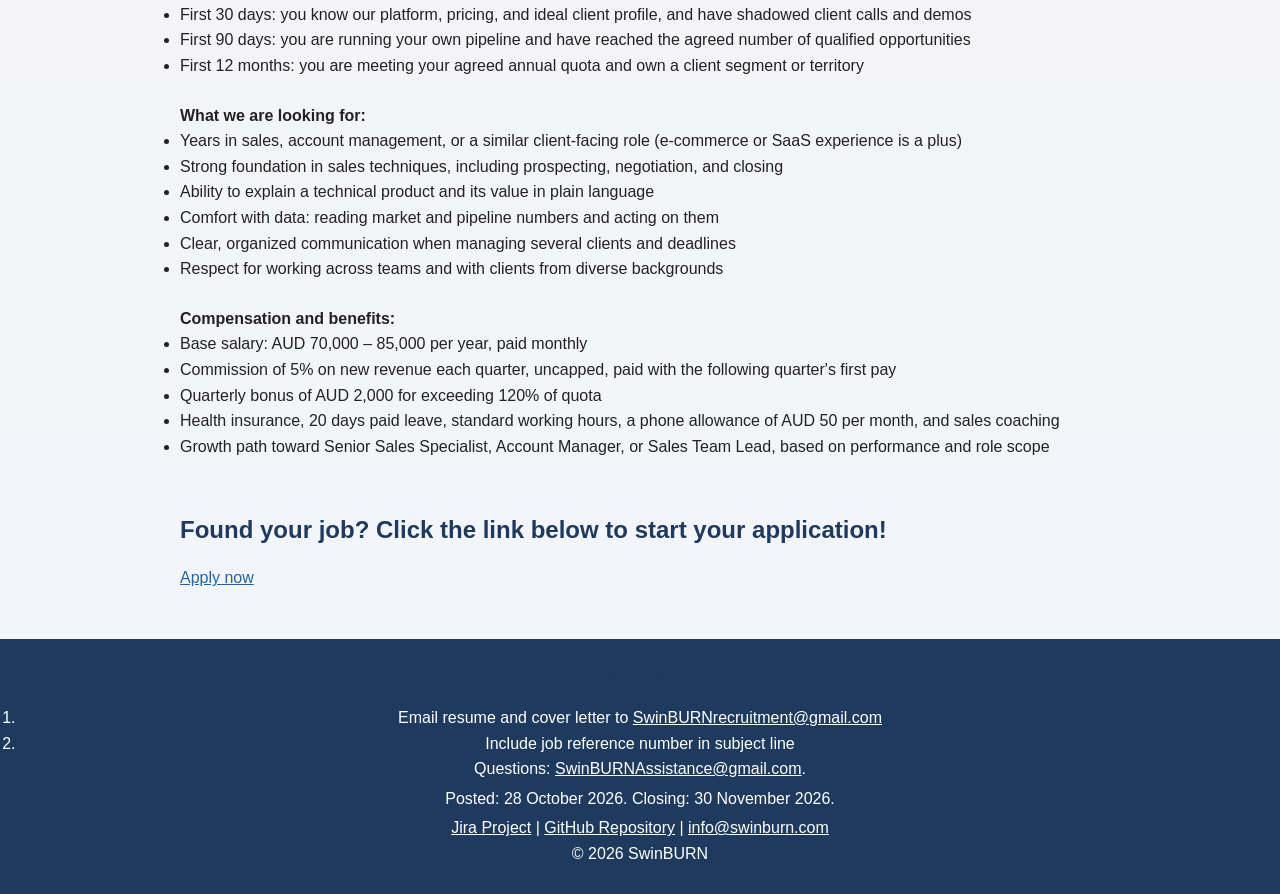
<file: jobs.html>
<!doctype html>
<!-- Some parts of this code were generated or adapted using Claude Code (Anthropic, October 2026).
All AI-generated code was reviewed and modified by the author before use. -->
<!-- A majority of this code were developed with the help of the course HTML Essential Training by Christina Truong on LinkedIn Learning. -->
<html lang="en">
  <head>
    <meta charset="UTF-8">
    <meta name="viewport" content="width=device-width, initial-scale=1.0">
    <title>Jobs | SwinBURN</title>
    <link rel="stylesheet" href="styleSwin.css">
  </head>
  <body>
      <!-- Flat anchors match shared nav; ul/li dropped to avoid styling conflict with styleSwin.css as requested from group leader.-->
      <nav aria-label="Main navigation">
        <a class="logo-link" href="index.html"><img class="logo" src="images/logo.png" alt="SwinBURN logo - go to the Home page"></a>
        <a href="index.html">Home</a>
        <a href="about.html">About</a>
        <a href="jobs.html" aria-current="page">Jobs</a>
        <a href="apply.html">Apply</a>
      </nav>
    <main id="main">
      <h1>Jobs at SwinBURN</h1>
      <p>Join the team behind study gear, product listings, online workflows.</p>
      <div class="page">
        <section>
          <h2>Open roles:</h2>
          <article class="job-card">
            <h3>Marketing Generalist</h3>
            <p class="job-ref"><strong>Reference number:</strong> MKT01</p>
            <aside>
              <blockquote>
                <p>"A generalist understands that tactics without strategy is the noise before defeat, but strategy without execution is just a daydream. Our job is to bridge the gap between business reality and creative magic."</p>
                <footer>&mdash; <strong>Mark&nbsp;Ritson</strong>, marketing professor, consultant, and columnist</footer>
              </blockquote>
            </aside>
            <h4 class="job-label">About the role:</h4>
            <p>We are hiring a Marketing Generalist to own our day-to-day marketing execution and help shape our strategy, working with Sales and IT so that what we promote matches what we can deliver. You will report to the Marketing Manager, with a dotted line to Sales and the UX / Technical team.</p>
            <h4 class="job-label">What you will do:</h4>
            <ul>
              <li>Plan and run campaigns across email, content, social, and events against agreed targets</li>
              <li>Turn product and technical information from IT into clear messaging for customers</li>
              <li>Work with UX and engineering to turn new site features, redesigned product pages, and improved application workflows into clear customer-facing messaging</li>
              <li>Use customer behavior data (conversion rates, drop-off points, search terms) to suggest improvements to product listings and key user journeys</li>
              <li>Partner with Sales on lead quality, handoff, and feedback on what is converting</li>
              <li>Run A/B tests with the UX team and report what the results mean for marketing</li>
              <li>Track performance in Google Analytics and our CRM, and report monthly on conversion rate, customer acquisition cost, and repeat purchase rate</li>
              <li>Check campaigns against relevant requirements before launch, including consumer protection, advertising standards, and data privacy</li>
              <li>Support the response to public-facing problems (outages, listing errors, customer complaints) by following our escalation plan, owned by the Marketing Manager</li>
            </ul>
            <h4 class="job-label">What success looks like:</h4>
            <ul>
              <li>First 30 days: you understand our customers, platform, product catalog, and current channels</li>
              <li>First 90 days: you own a specific campaign or channel and reach its agreed target</li>
              <li>First 12 months: a concrete outcome such as a repeatable acquisition process or improved conversion on key product categories</li>
            </ul>
            <h4 class="job-label">What we are looking for:</h4>
            <ul>
              <li>A balance of creative skills (copy, campaigns) and analytical skills (analytics, testing, reporting)</li>
              <li>Ability to explain technical and UX topics in plain language to customers and colleagues</li>
              <li>Clear, organized communication when handling several projects across teams</li>
              <li>Interest in how users move through a website, from discovering a product to completing an application or purchase</li>
              <li>Respect for working with a diverse team and across departments</li>
            </ul>
            <h4 class="job-label">What we offer:</h4>
            <ul>
              <li>Salary: AUD 75,000 – 90,000 per year, paid monthly</li>
              <li>Annual performance bonus of up to 5% for meeting agreed conversion targets</li>
              <li>Health insurance, 20 days paid leave, flexible standard working hours, and an annual learning budget of AUD 1,500</li>
              <li>Growth path toward Senior Marketing Specialist or Marketing Manager, based on performance and role scope</li>
            </ul>
          </article>
          <article class="job-card">
            <h3>Security Engineer</h3>
            <p class="job-ref"><strong>Reference number:</strong> SEC02</p>
            <h4 class="job-label">About the role:</h4>
            <p>As our Security Engineer, you will design, implement, and maintain the security controls that protect our platform, networks, and customer data. You will work closely with engineering, UX, and IT so that new features ship securely and vulnerabilities are fixed quickly. You will report to the Head of Security, with a dotted line to Engineering, the UX / Technical team, and IT.</p>
            <h4 class="job-label">What you will do:</h4>
            <ul>
              <li>Design and maintain security controls for our systems and networks, including firewalls, network segmentation, and encryption of data in transit and at rest</li>
              <li>Review new features, product listing changes, and online application workflows with engineering and UX before release, and flag risks early</li>
              <li>Run regular security assessments, including vulnerability scans, penetration tests, and code and configuration reviews, and track findings through to remediation</li>
              <li>Monitor network and application traffic for suspicious activity using our SIEM, IDS/IPS, and WAF tooling, and tune alerts to reduce noise</li>
              <li>Protect customer accounts and checkout flows against threats such as credential stuffing, account takeover, and bot abuse</li>
              <li>Lead the technical response to security incidents following our incident response plan, then write up what happened and what will change</li>
              <li>Write and maintain security policies and procedures, and help the team follow them in practice</li>
              <li>Keep our controls aligned with relevant requirements, such as PCI DSS, privacy laws, and industry standards</li>
              <li>On-call arrangements, if any, will be confirmed in writing before an offer is made</li>
            </ul>
            <h4 class="job-label">What success looks like:</h4>
            <ul>
              <li>First 30 days: you understand our architecture, data flows, and current security tooling, and have reviewed open vulnerabilities</li>
              <li>First 90 days: you own vulnerability management and alert triage, and reduce the average time to remediate critical findings against the agreed target</li>
              <li>First 12 months: a concrete outcome such as a repeatable security review built into the release process and a tested incident response plan</li>
            </ul>
            <h4 class="job-label">What we are looking for:</h4>
            <ul>
              <li>Years of experience in security engineering, or a bachelor's degree in computer science, information technology, or a related field combined with strong hands-on projects</li>
              <li>Solid knowledge of network security, encryption, firewalls, and intrusion detection and prevention systems</li>
              <li>Experience with vulnerability management and security incident response</li>
              <li>Ability to explain risk in plain language to non-security colleagues and help them make good decisions</li>
              <li>Clear, organized communication when handling several priorities under pressure</li>
              <li>Nice to have: certifications such as CISSP, CISM, or CEH, and experience securing e-commerce or web applications</li>
            </ul>
            <h4 class="job-label">What we offer:</h4>
            <ul>
              <li>Salary: AUD 110,000 – 140,000 per year, paid monthly</li>
              <li>On-call allowance of AUD 500 per rostered week, plus time off in lieu after major incidents</li>
              <li>Health insurance, 20 days paid leave, standard working hours, an annual certification budget of AUD 3,000, and a company laptop</li>
              <li>Growth path toward Senior Security Engineer or Security Lead, based on performance and role scope</li>
            </ul>
          </article>
          <article class="job-card">
            <h3>Sales Specialist</h3>
            <p class="job-ref"><strong>Reference number:</strong> SAL03</p>
            <h4 class="job-label">About the role:</h4>
            <p>As our Sales Specialist, you will drive revenue growth by finding and winning new business, building lasting relationships with clients, and explaining clearly how our platform helps them sell. You will work closely with Marketing and the Technical/UX team so that what you promise clients matches what the platform delivers. You will report to the Sales Manager, with a dotted line to Marketing and the UX / Technical team.</p>
            <h4 class="job-label">What you will do:</h4>
            <ul>
              <li>Find and qualify new opportunities through inbound leads from Marketing, outreach, referrals, and events</li>
              <li>Run the sales process from first contact to signed deal, and keep records in our CRM</li>
              <li>Present the platform's value to clients, including product listing tools, storefront features, and application and onboarding workflows</li>
              <li>Build and maintain relationships with existing clients, and spot opportunities to expand their use of the platform</li>
              <li>Analyze market trends and client needs to adjust your approach and suggest sales strategies</li>
              <li>Share client feedback with Marketing and the Technical/UX team, so that common requests and onboarding problems reach the people who can fix them</li>
              <li>Forecast your pipeline and report monthly on new accounts, revenue, conversion rate, and pipeline value</li>
            </ul>
            <h4 class="job-label">What success looks like:</h4>
            <ul>
              <li>First 30 days: you know our platform, pricing, and ideal client profile, and have shadowed client calls and demos</li>
              <li>First 90 days: you are running your own pipeline and have reached the agreed number of qualified opportunities</li>
              <li>First 12 months: you are meeting your agreed annual quota and own a client segment or territory</li>
            </ul>
            <h4 class="job-label">What we are looking for:</h4>
            <ul>
              <li>Years in sales, account management, or a similar client-facing role (e-commerce or SaaS experience is a plus)</li>
              <li>Strong foundation in sales techniques, including prospecting, negotiation, and closing</li>
              <li>Ability to explain a technical product and its value in plain language</li>
              <li>Comfort with data: reading market and pipeline numbers and acting on them</li>
              <li>Clear, organized communication when managing several clients and deadlines</li>
              <li>Respect for working across teams and with clients from diverse backgrounds</li>
            </ul>
            <h4 class="job-label">Compensation and benefits:</h4>
            <ul>
              <li>Base salary: AUD 70,000 – 85,000 per year, paid monthly</li>
              <li>Commission of 5% on new revenue each quarter, uncapped, paid with the following quarter's first pay</li>
              <li>Quarterly bonus of AUD 2,000 for exceeding 120% of quota</li>
              <li>Health insurance, 20 days paid leave, standard working hours, a phone allowance of AUD 50 per month, and sales coaching</li>
              <li>Growth path toward Senior Sales Specialist, Account Manager, or Sales Team Lead, based on performance and role scope</li>
            </ul>
          </article>
        </section>
      </div>
      <section class="job-form-section">
        <h2>Found your job? Click the link below to start your application!</h2>
        <p><a class="apply-link" href="apply.html">Apply now</a></p>
      </section>
    </main>
    <!-- Footer with links to Group Projekt-->
    <footer>
      <h2>How to apply</h2>
      <ol>
        <li>Email resume and cover letter to <a href="mailto:SwinBURNrecruitment@gmail.com">SwinBURNrecruitment@gmail.com</a></li>
        <li>Include job reference number in subject line</li>
      </ol>
      <p>Questions: <a href="mailto:SwinBURNAssistance@gmail.com">SwinBURNAssistance@gmail.com</a>.</p>
      <p>Posted: <time id="posted" datetime="2026-10-28">28 October 2026</time>. Closing: <time id="closing" datetime="2026-11-30">30 November 2026</time>.</p>
      <div>
        <a href="https://group-project-cos10026.atlassian.net/jira/software/projects/SCRUM/boards/1" target="_blank">Jira Project</a>
         |
        <a href="https://github.com/mo-dotcom-26/SwinBURN-Group-Projekt" target="_blank">GitHub Repository</a>
         |
        <a href="mailto:info@swinburn.com">info@swinburn.com</a>
      </div>
      <p>&copy; 2026 SwinBURN</p>
    </footer>
  </body>
</html>
</file>
<file: styleSwin.css>
/* 
   SwinBURN - style.css - Tuan
   Shared style for all pages
   Some lines of code is adapted and modified by Claude to improve the visual or fix bugs.
*/

/* 
    Colours   
*/
:root {
   --navy: #1f3a5f;
   --navy-dark: #162a45;
   --blue: #2563a8;
   --text: #222222;
   --muted: #555555;
   --border: #cfd6df;
   --bg: #f4f6f972;
   --white: #ffffff;
   --red: #B63831;
}

/* 
  Reset 
*/
* {
  margin: 0;
  padding: 0;
  box-sizing: border-box;
}

/* 
  Page basics 
*/
body {
  font-family: "Segoe UI", Arial, Helvetica, sans-serif;
  font-size: 1rem;
  line-height: 1.6;
  color: var(--text);
  background-color: var(--bg);
}

/* 
  Headings and text 
*/
h1,
h2,
h3 {
  color: var(--navy);
  line-height: 1.25;
  margin-bottom: 0.75rem;
}

h1 {
  font-size: 2rem;
}

h2 {
  font-size: 1.5rem;
}

h3 {
  font-size: 1.15rem;
  margin-top: 1.25rem;
}

p {
  margin-bottom: 1rem;
}

a {
  color: var(--blue);
}

a:hover {
  color: var(--navy);
}

footer a:hover {
  color: #ffb4ae;
  text-decoration-thickness: 2px;
}

/* 
  Header and nav 
*/
header {
  background-color: var(--navy);
}

nav {
  max-width: 960px;
  margin: 0 auto;
  padding: 0 1.25rem;
  display: flex;
  flex-wrap: wrap;
}

nav a {
  color: var(--white);
  text-decoration: none;
  padding: 1rem 1.1rem;
  border-bottom: 3px solid transparent;
}

nav a:hover {
  background-color: var(--navy-dark);
  color: var(--white);
}

/* 
  Highlights the page currently on 
*/
nav a[aria-current="page"] {
  border-bottom-color: var(--white);
  font-weight: 600;
}

/* 
  Main content 
*/
main {
  max-width: 960px;
  margin: 0 auto;
  padding: 2rem 1.25rem;
}

main > section {
  margin-top: 2rem;
}

/*
  Inclusion note box 
*/
.inclusion-note {
  background-color: var(--white);
  padding: 1.5rem;
  border-radius: 6px;
  box-shadow: 0 1px 3px rgba(0, 0, 0, 0.1);
}

/*
  Form 
*/
fieldset {
  border: 1px solid var(--border);
  border-radius: 6px;
  padding: 1.25rem;
  margin-bottom: 1.5rem;
  background-color: var(--white);
}

legend {
  font-weight: 600;
  color: var(--navy);
  padding: 0 0.5rem;
}

.form-row {
  margin-bottom: 1rem;
}

label {
  display: block;
  font-weight: 600;
  margin-bottom: 0.25rem;
}

input[type="text"],
input[type="email"],
input[type="tel"],
select,
textarea {
  width: 100%;
  padding: 0.6rem 0.75rem;
  font-family: inherit;
  font-size: 1rem;
  border: 1px solid var(--border);
  border-radius: 4px;
  background-color: var(--white);
}

textarea {
  resize: vertical;
}

/* Clear outline when you tab to a field */
input:focus-visible,
select:focus-visible,
textarea:focus-visible,
button:focus-visible,
a:focus-visible {
  outline: 3px solid var(--blue);
  outline-offset: 2px;
}

/* Radio buttons and checkboxes */
.radio-group {
  border: none;
  padding: 0;
  background: none;
  margin-bottom: 1rem;
}

.radio-group legend {
  padding: 0;
  margin-bottom: 0.25rem;
}

.radio-options {
  display: flex;
  flex-wrap: wrap;
  gap: 0.5rem 1.5rem;
}

.radio-options label,
.checkbox-options label {
  font-weight: normal;
  margin-bottom: 0;
}

.checkbox-options {
  display: grid;
  grid-template-columns: repeat(auto-fit, minmax(14rem, 1fr));
  gap: 0.5rem 1.5rem;
}

input[type="radio"],
input[type="checkbox"] {
  margin-right: 0.4rem;
}

/* 
   Buttons 
*/
.form-buttons {
  display: flex;
  gap: 0.75rem;
  flex-wrap: wrap;
}

button {
  font-family: inherit;
  font-size: 1rem;
  padding: 0.7rem 1.5rem;
  border-radius: 4px;
  cursor: pointer;
  border: 2px solid var(--navy);
}

button[type="submit"],
button[type="post"]{
  background-color: var(--navy);
  color: var(--white);
}

button[type="submit"]:hover,
button[type="post"]:hover{
  background-color: var(--navy-dark);
}

button[type="reset"] {
  background-color: var(--white);
  color: var(--navy);
}

button[type="reset"]:hover {
  background-color: var(--bg);
}

/* 
   Footer 
*/
footer {
  background-color: var(--navy);
  color: var(--white);
  text-align: center;
  padding: 1.5rem 1.25rem;
}

footer p {
  margin-bottom: 0.25rem;
}

footer a {
  color: var(--white);
}

/* 
   Small screens (phones) 
*/
@media (max-width: 600px) {
  h1 {
    font-size: 1.6rem;
  }

  nav a {
    padding: 0.75rem;
  }

  fieldset {
    padding: 1rem;
  }

  button {
    width: 100%;
  }
}


/*------------------------------------
  --------Index.html specifics--------
  ------------------------------------*/

.fire-overlay {
    position: fixed;
    top: 0;
    left: 0;
    width: 100%;
    height: 100vh;
    display: flex;
    justify-content: center;
    align-items: center;
    background: rgba(0, 0, 0, 0.8);
    z-index: 99999;
    animation: disappear 1s ease-in-out 1s forwards;
}

.fire-overlay img {
    width: 100vw;
    max-width: 1000px;
    height: auto;
}

@keyframes disappear {
    from {opacity: 1; visibility: visible;}
    to {opacity: 0; visibility: hidden;}
}

.logo {
    height: 50px;
    width: auto;
    display: block;
}

#heroText {
    color: var(--red);
    /* Scales fluidly between 3rem (mobile) and 10rem (desktop) based on viewport width */
    font-size: clamp(5rem, 20vw, 15rem);
    font-style: var(--red);
    display: flex;
    align-items: center;
    justify-content: center;
    gap: 0.5rem;
    flex-wrap: wrap;
    margin: 1rem 0;
}

.heading-image {
    height: auto;
    max-height: 0.9em; /* Scales nicely relative to the h1 font size */
    width: auto;
    vertical-align: middle;
}

#slogan{
    margin: 1rem auto;
    padding: 1rem;
    background: var(--white);
    border: 5px solid var(--red);
    border-radius: 6px;
    color: var(--red);
    text-align: center; 
}

table{
    width: 100%; 
    border-collapse: collapse; 
    margin-top: 1rem; 
    text-align: left; 
    font-size: 0.9rem;
    padding: 0.5rem;
    border-top: 2px solid var(--navy-dark);
    border-left: 2px solid var(--navy-dark);
    border-right: 2px solid var(--navy-dark);
}

tr{
    border-bottom: 2px solid var(--navy-dark);
    border-left: 2px solid var(--navy-dark);
}

th{
    border-left: 2px solid var(--navy-dark);
    background: var(--blue);
    color: var(--white);
    padding: 0.5rem; 
}

td{
    padding: 0.5rem;
    border-left: 2px solid var(--navy-dark);
}

.table-category{
    padding: 0.5rem; 
    vertical-align: middle; 
    background: var(--muted);
    color: var(--white);
    border-bottom: 2px solid var(--navy-dark);
    border-top: 2px solid var(--navy-dark);
}

input[type="search"]{
    width: 50%;
    padding: 0.6rem 0.75rem;
    font-family: inherit;
    font-size: 1rem;
    border: 1px solid var(--border);
    border-radius: 4px;
    background-color: var(--white);
}

button[type="search"] {
    background-color: var(--navy);
    color: var(--white);
    justify-self: right;
}


/*------------------------------------
  --------Dynamic effects-------------
  ------------------------------------*/

/* Animated background, kind of */
body {
  background: linear-gradient(-45deg, #a9c6ec, #6f9bd6, #ee928b, #8fb3e3);
  background-size: 400% 400%;
  animation: bgShift 20s ease infinite;
}

@keyframes bgShift {
  0%   { background-position: 0% 50%; }
  50%  { background-position: 100% 50%; }
  100% { background-position: 0% 50%; }
}

/* Glow SWIN text */
#heroText {
  animation: emberGlow 3s ease-in-out infinite;
}

@keyframes emberGlow {
  0%, 100% {
    color: var(--red);
    text-shadow: 0 0.03em 0 var(--navy-dark), 0 0 0 rgba(255, 190, 0, 0);
  }
  50% {
    color: #ff7a1a;
    text-shadow: 0 0.03em 0 var(--navy-dark), 0 0 0.35em rgba(255, 200, 0, 0.9);
  }
}

/* 3. Nav hover underline */
nav a {
  transition: border-color 0.3s, background-color 0.3s;
}

nav a:hover {
  border-bottom-color: var(--red);
}

/* 4. Table row highlight */
td {
  transition: background-color 0.25s;
}

tbody tr:hover td:not(.table-category) {
  background-color: #e8f0fa;
}

/* 5. Button lift */
button {
  transition: transform 0.2s, background-color 0.2s;
}

button:hover {
  transform: translateY(-2px);
}

/* ==========================================================
   APPLY PAGE STYLES - Nhat Nam (apply.html only)
   ========================================================== */

/* Space between the form heading and the first box */
#form-heading {
  margin-bottom: 1.25rem;
}

/* Legend gets a white background so the border does not run through the text */
.form-section legend {
  background-color: var(--white);
  border-radius: 4px;
  padding: 0 0.6rem;
}

/* Hint text under fields: a little larger so it is easy to read */
.form-hint {
  font-size: 0.9rem;
}

/* ==========================================================
   THEME OVERRIDE - background (all pages) - Nhat Nam
   Replaces the animated blue/red gradient so text is easier
   to read. 
   ========================================================== */

/* Calm warm background, no animation */
body {
  background: linear-gradient(180deg, #fff3f1, #f1f5fa);;
  animation: none;
}

/* Red line under the header ties the page to the team colour */
header {
  border-bottom: 4px solid var(--red);
}

/* Soft shadow so white boxes stand out from the light background */
fieldset,
.inclusion-note {
  box-shadow: 0 1px 4px rgba(0, 0, 0, 0.12);
}

/* Red legends so form group titles match the team colour */
legend {
  color: var(--red);
}

/* Submit button in the team red */
button[type="submit"] {
  background-color: var(--red);
  border-color: var(--red);
}

button[type="submit"]:hover {
  background-color: #8f2b26;
  border-color: #8f2b26;
}

/* ==========================================================
   LOGO LINK (all pages) - Nhat Nam
   The logo is now a link back to index.html (Home page).
   ========================================================== */

nav a.logo-link {
  display: flex;
  align-items: center;
  padding: 0.25rem 0.75rem 0.25rem 0;
  border-bottom: 3px solid transparent;
}

/* No highlight box on hover, the logo should stay clean */
nav a.logo-link:hover {
  background-color: transparent;
  border-bottom-color: transparent;
}

/* White focus ring so keyboard users can see it on the dark header */
nav a.logo-link:focus-visible {
  outline: 3px solid var(--white);
  outline-offset: 2px;
}


/* ==========================================================
   JOBS PAGE STYLES - jobs.html only
   Page written by Tram, spacing and form tidy-up by Nhat Nam
   ========================================================== */

/* ---------- Job cards ---------- */

/* Each role is one block. flow-root makes the card contain the floated aside.
   The line and the space under the card separate one role from the next. */
.job-card {
  display: flow-root;
  margin-bottom: 2rem;
  padding-bottom: 1.5rem;
  border-bottom: 2px solid var(--border);
}

.job-card:last-child {
  border-bottom: none;
  margin-bottom: 0;
}

.job-ref {
  margin-bottom: 1rem;
}

/* Section labels ("What you will do:" and so on):
   one blank line above, no gap below so the label stays joined to its list,
   the same way "About the role:" is joined to its text. */
.job-label {
  margin: 1.5rem 0 0;
}

/* ---------- Aside (quote): floated right, 25% wide ---------- */
.job-card aside {
  float: right;
  width: 25%;
  margin: 0 0 1rem 1.5rem;
  padding: 1rem;
  border: 2px solid var(--red);
  border-radius: 6px;
  background-color: var(--white);
  font-size: 0.9rem;
}

.job-card aside p {
  margin-bottom: 0;
}

/* ---------- Application form on the jobs page ---------- */

.job-form-section h2 {
  margin-bottom: 1.25rem;
}

/* White background behind the legend so the box border does not run through the title */
.job-form legend {
  background-color: var(--white);
  border-radius: 4px;
  padding: 0 0.6rem;
}

/* Date and file boxes get the same look as the other boxes */
.job-form input[type="date"],
.job-form input[type="file"] {
  width: 100%;
  padding: 0.6rem 0.75rem;
  font-family: inherit;
  font-size: 1rem;
  border: 1px solid var(--border);
  border-radius: 4px;
  background-color: var(--white);
}

/* Small headings above the radio buttons and checkboxes */
.job-form .group-label {
  font-weight: 600;
  margin-bottom: 0.25rem;
}

/* Radio buttons and checkboxes sit side by side instead of one per line */
.job-form .choice {
  display: inline-block;
  font-weight: normal;
  margin: 0 1.5rem 0.25rem 0;
}

/* ---------- Small screens: aside goes full width ---------- */
@media (max-width: 600px) {
  .job-card aside {
    float: none;
    width: 100%;
    margin: 0 0 1rem;
  }
}
</file>
